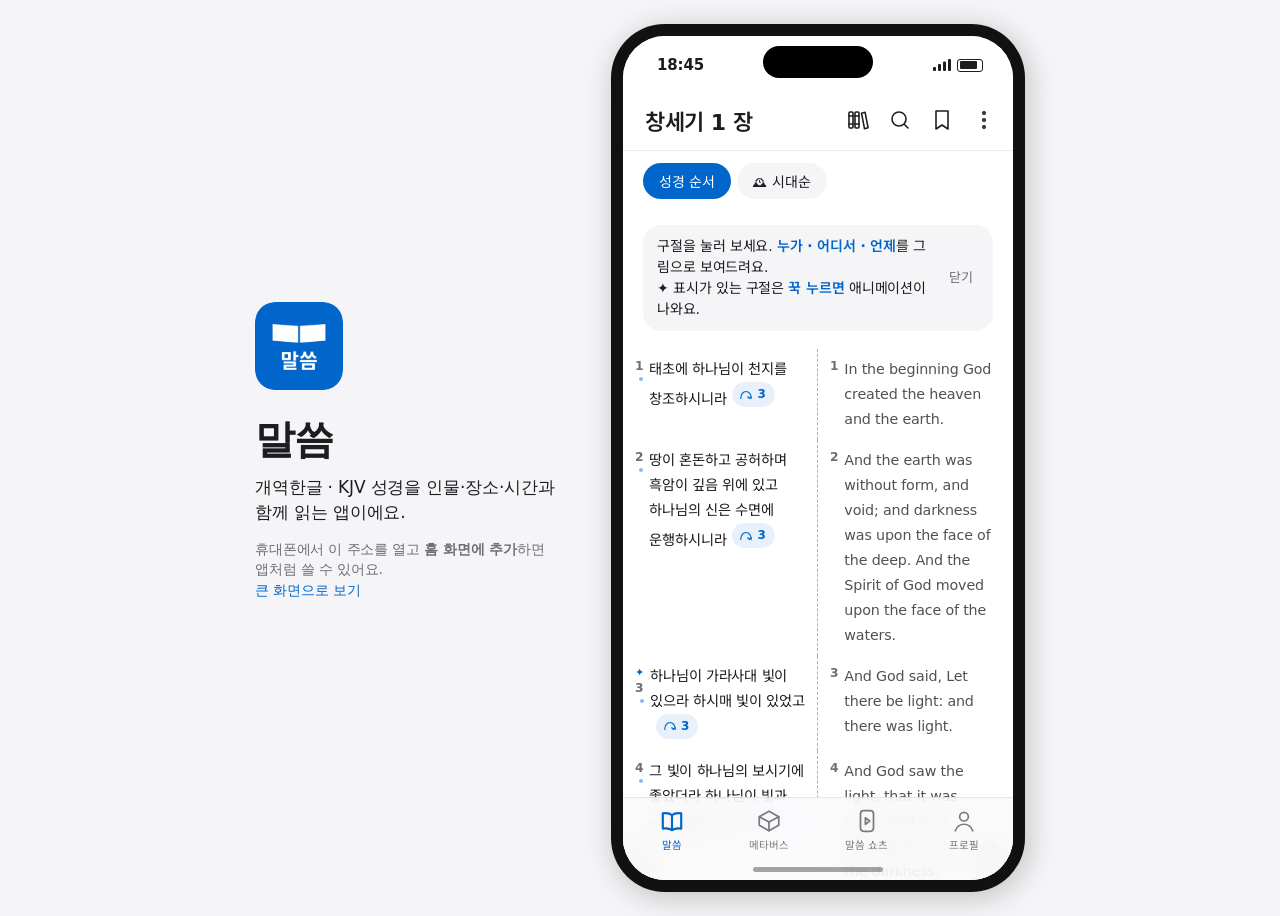
<file: index.html>
<!DOCTYPE html>
<html lang="ko">
<head>
<meta charset="utf-8">
<meta name="viewport" content="width=device-width, initial-scale=1, viewport-fit=cover">
<title>말씀 — 걸어서 성경 속으로</title>
<script>
/* 큰 화면(PC)에서는 휴대폰 틀 안에 앱을 띄운다 */
(function(){var q=location.search,inApp=matchMedia('(display-mode: standalone)').matches||navigator.standalone;
  if(window.top===window.self&&innerWidth>=700&&!inApp&&q.indexOf('noframe')<0) location.replace('frame.html'+location.hash);
  if(q.indexOf('inframe')>=0||inApp) document.documentElement.classList.add('is-app');
  if(q.indexOf('inframe')>=0) document.documentElement.classList.add('inframe');})();
</script>
<meta name="theme-color" content="#ffffff" media="(prefers-color-scheme: light)">
<meta name="theme-color" content="#000000" media="(prefers-color-scheme: dark)">
<meta name="mobile-web-app-capable" content="yes">
<meta name="apple-mobile-web-app-capable" content="yes">
<meta name="apple-mobile-web-app-status-bar-style" content="default">
<meta name="apple-mobile-web-app-title" content="말씀">
<meta name="format-detection" content="telephone=no">
<link rel="manifest" href="manifest.webmanifest">
<link rel="icon" href="icons/favicon-32.png">
<link rel="apple-touch-icon" href="icons/apple-touch-icon.png">
<link rel="preconnect" href="https://fonts.googleapis.com">
<link rel="preconnect" href="https://fonts.gstatic.com" crossorigin>
<link href="https://fonts.googleapis.com/css2?family=Noto+Sans+KR:wght@400;500;700&family=Noto+Serif+KR:wght@400;600&family=EB+Garamond:ital@0;1&display=swap" rel="stylesheet">
<script src="lib/anim.js" defer></script>
<link rel="stylesheet" href="css/base.css">
<link rel="stylesheet" href="css/app.css">
<link rel="stylesheet" href="css/design.css">
</head>
<body>
<div class="app">
  <header class="topbar">
    <button class="where" id="whereBtn" aria-label="책과 장 선택"><span id="whereKo">창세기 1 장</span><small id="whereEn" hidden></small></button>
    <div class="tb-icons">
      <div class="ver-wrap">
        <span class="ver-chip" id="verChip">개역한글 | KJV (대조)</span>
        <button class="icon" id="verBtn" aria-label="번역본 보기 방식"><svg viewBox="0 0 24 24"><rect x="3" y="4" width="4" height="16" rx="1"/><rect x="9" y="4" width="4" height="16" rx="1"/><path d="m15.5 5.2 3.6-.9 3 15.5-3.6.9z"/><path d="M3 8h4M9 8h4M3 16h4M9 16h4"/></svg></button>
        <div class="ver-menu" id="modeSeg">
          <button data-m="both">개역한글 | KJV (대조)</button><button data-m="ko">개역한글</button><button data-m="en">KJV</button>
        </div>
      </div>
      <button class="icon" id="searchBtn" aria-label="검색"><svg viewBox="0 0 24 24"><circle cx="11" cy="11" r="7"/><path d="m20 20-3.5-3.5"/></svg></button>
      <button class="icon" id="bmBtn" aria-label="저장한 구절"><svg viewBox="0 0 24 24"><path d="M6 3h12v18l-6-4-6 4z"/></svg></button>
      <button class="icon" id="setBtn" aria-label="설정"><svg viewBox="0 0 24 24"><circle cx="12" cy="5" r="1.3"/><circle cx="12" cy="12" r="1.3"/><circle cx="12" cy="19" r="1.3"/></svg></button>
    </div>
  </header>
  <div class="readmode" id="readMode"><button data-r="canon" class="on">성경 순서</button><button data-r="chrono">🕰 시대순</button></div>
  <main id="reader"><div class="loading">불러오는 중…</div></main>

  <section class="tabview" id="metaView" hidden>
    <div class="soon"><div class="ic"><svg viewBox="0 0 24 24"><path d="M12 3 3 8l9 5 9-5-9-5z"/><path d="M3 8v8l9 5 9-5V8"/><path d="M12 13v8"/></svg></div>
      <h3>성경의 현장 속으로</h3><p>지도에서 장소를 고르면 그 장면 안으로<br>걸어 들어가요.</p><span class="tag">준비 중</span></div>
    <ul class="plan">
      <li><span class="e">🌊</span><div><b>요나의 배</b>폭풍 치는 갑판 위에서 요나 1장을 들어요</div></li>
      <li><span class="e">🪨</span><div><b>엘라 골짜기</b>건너편 골리앗을 올려다봐요 · 사무엘상 17장</div></li>
      <li><span class="e">🗺</span><div><b>여정 지도</b>지금 이야기 속 내 위치에서 다음 장소로</div></li>
    </ul>
  </section>
  <section class="tabview" id="shortsView" hidden>
    <div class="soon"><div class="ic"><svg viewBox="0 0 24 24"><rect x="6" y="2.5" width="12" height="19" rx="3"/><path d="m10.5 9 4 3-4 3z"/></svg></div>
      <h3>목사님 말씀 쇼츠</h3><p>설교의 핵심만 짧은 세로 영상으로.<br>보다가 누르면 그 성경 구절로 바로 가요.</p><span class="tag">준비 중</span></div>
  </section>
  <section class="tabview" id="profileView" hidden></section>
  <section id="groupView" hidden>
    <div id="chatList">
      <div class="kt-head"><div class="kt-title">채팅 <span>▾</span></div>
        <button class="kt-ic" id="ktSearch" aria-label="검색"><svg viewBox="0 0 24 24"><circle cx="11" cy="11" r="7"/><path d="m20 20-3.5-3.5"/></svg></button>
        <button class="kt-ic" id="ktNew" aria-label="새 채팅"><svg viewBox="0 0 24 24"><path d="M12 4C7 4 3 7.1 3 11c0 2.3 1.4 4.3 3.6 5.6L6 20l3.9-2.2c.7.1 1.4.2 2.1.2 5 0 9-3.1 9-7"/><path d="M19 2v6M16 5h6"/></svg></button>
      </div>
      <div class="kt-new" id="ktNewMenu">
        <div class="kt-new-row"><button data-k="group"><svg viewBox="0 0 24 24"><path d="M8 11a3.5 3.5 0 1 0 0-7 3.5 3.5 0 0 0 0 7zM2 20c0-3.3 2.7-6 6-6s6 2.7 6 6M16 4.5a3.5 3.5 0 0 1 0 6.5M18 14c2.4.8 4 3.1 4 6"/></svg>그룹 채팅</button>
          <button data-k="one"><svg viewBox="0 0 24 24"><path d="M12 4C7 4 3 7.1 3 11c0 2.3 1.4 4.3 3.6 5.6L6 20l3.9-2.2c.7.1 1.4.2 2.1.2 5 0 9-3.1 9-7s-4-7-9-7z"/></svg>1:1 채팅</button></div>
        <div class="kt-new-sub"><b>이메일·휴대폰 번호로 초대</b><p>친구 목록에 없어도 이메일이나 번호로 바로 모임을 만들 수 있어요.</p></div>
      </div>
      <div class="kt-chips"><button class="on" data-f="all">전체</button><button data-f="unread">안읽음 <i id="unreadN"></i></button></div>
      <div id="roomList"></div>
    </div>
    <div id="chatRoom" hidden>
      <div class="kr-head"><button class="kt-ic" id="krBack" aria-label="뒤로"><svg viewBox="0 0 24 24"><path d="M15 5l-7 7 7 7"/></svg></button>
        <div class="kr-title"><b id="krName"></b><span id="krCount"></span></div>
        <button class="kt-ic" id="krMembers" aria-label="멤버"><svg viewBox="0 0 24 24"><path d="M4 6h16M4 12h16M4 18h16"/></svg></button></div>
      <div class="kr-msgs" id="krMsgs"></div>
      <form class="kr-input" id="krForm"><button type="button" class="kt-ic" id="krPlus" aria-label="말씀 공유"><svg viewBox="0 0 24 24"><path d="M12 5v14M5 12h14"/></svg></button>
        <input id="krText" placeholder="메시지 입력" autocomplete="off"><button class="kr-send" id="krSend">전송</button></form>
    </div>
  </section>
</div>
<nav class="tabbar" id="tabbar">
  <button data-tab="bible" class="on"><svg viewBox="0 0 24 24"><path d="M12 6.5C10 5 7 4.5 3.5 5v14c3.5-.5 6.5 0 8.5 1.5 2-1.5 5-2 8.5-1.5V5C17 4.5 14 5 12 6.5z"/><path d="M12 6.5V20"/></svg><span>말씀</span></button>
  <button data-tab="meta"><svg viewBox="0 0 24 24"><path d="M12 3 3 8l9 5 9-5-9-5z"/><path d="M3 8v8l9 5 9-5V8"/><path d="M12 13v8"/></svg><span>메타버스</span></button>
  <button data-tab="shorts"><svg viewBox="0 0 24 24"><rect x="6" y="2.5" width="12" height="19" rx="3"/><path d="m10.5 9 4 3-4 3z"/></svg><span>말씀 쇼츠</span></button>
  <button data-tab="profile"><svg viewBox="0 0 24 24"><circle cx="12" cy="8" r="4"/><path d="M4 21c1.5-4 4.5-6 8-6s6.5 2 8 6"/></svg><span>프로필</span></button>
</nav>

<div class="toast" id="toast"></div>
<div class="press" id="press"></div>
<div id="anim" aria-label="구절 애니메이션"><div id="animStage" style="position:absolute;inset:0"></div>
  <button class="an-close" id="animClose" aria-label="닫기">✕</button>
  <button class="an-sound" id="animSound" aria-label="소리 켜기"></button>
  <div class="an-ui"><button id="animAgain">다시 보기</button><button id="animDone">닫기</button></div></div>
<div class="scrim" id="scrim"></div>

<section class="sheet" id="navSheet" aria-label="책과 장 선택">
  <div class="sh-head"><h2 id="navTitle">성경 목록</h2><button class="icon" data-close>✕</button></div>
  <div class="sh-body" id="navBody"></div>
</section>
<section class="sheet" id="vizSheet" aria-label="구절 그림 보기">
  <div class="sh-head"><h2 class="vz-ref" id="vzRef"></h2><button class="icon" data-close>✕</button></div>
  <div class="sh-body">
    <div class="vz-text" id="vzText"></div>
    <div class="vz-tabs" id="vzTabs"><button data-t="people">인물</button><button data-t="place">장소</button><button data-t="time">시간</button></div>
    <div id="vzBody"></div>
    <button class="vz-play" id="aPlay" hidden>▶ 이 장면 영상으로 보기</button>
    <div class="vz-actions"><button id="aCopy">복사</button><button id="aMark">형광펜</button><button id="aSave">저장</button></div>
  </div>
</section>
<section class="sheet" id="searchSheet" aria-label="검색">
  <div class="sh-head"><h2>검색</h2><button class="icon" data-close>✕</button></div>
  <div class="sh-body">
    <form class="search-box" id="searchForm"><input id="q" type="search" placeholder="생각나는 대로 물어보세요 · 예: 하나님이 세상 만든 이야기" autocomplete="off"><button>찾기</button></form>
    <div class="s-modes" id="sModes"><button class="on" data-m="keyword">키워드</button><button data-m="hybrid">비슷한 말</button></div>
    <div class="hint" id="searchHint">단어가 정확하지 않아도 괜찮아요. ‘요나 기적’, ‘걱정될 때 읽을 말씀’, ‘요 3:16’처럼 편하게 입력하세요.</div>
    <div class="progress" id="prog" hidden><i></i></div>
    <div id="results"></div>
  </div>
</section>
<section class="sheet" id="bmSheet" aria-label="저장한 구절">
  <div class="sh-head"><h2>저장한 구절</h2><button class="icon" data-close>✕</button></div>
  <div class="sh-body" id="bmBody"></div>
</section>
<div class="more-menu" id="moreMenu">
  <button id="mSettings"><svg viewBox="0 0 24 24"><circle cx="12" cy="12" r="3"/><path d="M12 2v3M12 19v3M2 12h3M19 12h3M4.9 4.9l2.1 2.1M17 17l2.1 2.1M4.9 19.1 7 17M17 7l2.1-2.1"/></svg><span><b>설정</b><small>글자 크기, 출처</small></span></button>
</div>
<section class="sheet" id="chronoSheet" aria-label="시대순으로 읽기">
  <div class="sh-head"><h2>시대순으로 읽기</h2><button class="icon" data-close>✕</button></div>
  <div class="sh-body" id="chronoBody"></div>
</section>
<section class="sheet" id="xrSheet" aria-label="연결된 구절">
  <div class="sh-head"><h2 id="xrTitle">연결된 구절</h2><button class="icon" data-close>✕</button></div>
  <div class="sh-body" id="xrBody"></div>
</section>
<button class="backchip" id="backChip"></button>
<section class="sheet" id="whySheet" aria-label="왜 연결될까요">
  <div class="sh-head"><h2>왜 연결될까요?</h2><button class="icon" data-close>✕</button></div>
  <div class="sh-body" id="whyBody"></div>
</section>
<section class="sheet" id="inviteSheet" aria-label="그룹 채팅 만들기">
  <div class="sh-head"><h2 id="invTitle">그룹 채팅 만들기</h2><button class="icon" data-close>✕</button></div>
  <div class="sh-body">
    <form class="inv-add" id="invForm"><input id="invInput" placeholder="이메일 또는 휴대폰 번호" autocomplete="off" inputmode="email"><button>추가</button></form>
    <div class="inv-hint" id="invHint">예: friend@example.com · 010-1234-5678</div>
    <div id="invList"></div>
    <label class="inv-name">모임 이름 (선택)<input id="invName" placeholder="예: 화요 말씀 묵상"></label>
    <button class="inv-go" id="invGo" disabled>사람을 추가해 주세요</button>
    <p class="inv-note">프로토타입이라 실제 초대 문자·메일은 보내지지 않고, 이 기기에만 저장돼요.</p>
  </div>
</section>
<section class="sheet" id="setSheet" aria-label="설정">
  <div class="sh-head"><h2>설정</h2><button class="icon" data-close>✕</button></div>
  <div class="sh-body">
    <div class="fs-box"><div class="row" style="margin-bottom:8px"><span>글자 크기</span><span id="fsVal" style="color:var(--muted)">18</span></div>
      <div class="fs-row"><span class="a" style="font-size:13px">가</span><input type="range" id="fsRange" min="14" max="28" step="1"><span class="a" style="font-size:22px">가</span></div>
      <div class="fs-presets" id="fsPresets"><button data-v="15">작게</button><button data-v="17">보통</button><button data-v="20">크게</button><button data-v="24">아주 크게</button></div>
      <div class="fs-preview"><small>미리 보기</small>태초에 하나님이 천지를 창조하시니라</div></div>
    <div class="row" style="margin-top:14px"><span>내 기록 백업</span><span style="display:flex;gap:6px"><button class="bk-btn" id="udExport">파일로 저장</button><label class="bk-btn">불러오기<input type="file" id="udImport" accept=".json,application/json" hidden></label></span></div>
    <p class="credit" style="margin-top:4px">하이라이트·저장한 구절·메모는 이 기기에 저장돼요. 백업 파일로 다른 기기에 옮길 수 있어요.</p>
    <p class="credit">본문: 성경전서 개역한글판(1961, 대한성서공회 — 저작권 만료) · King James Version(퍼블릭 도메인).<br>
    텍스트 데이터 출처: github.com/sungcheolkim78/py_kbible, github.com/aruljohn/Bible-kjv.<br>
    형광펜과 저장한 구절은 이 기기의 브라우저에만 보관돼요.</p>
  </div>
</section>

<script src="js/userdata.js"></script>
<script src="js/core.js"></script>
<script src="js/reader.js"></script>
<script src="js/chrono.js"></script>
<script src="js/connect.js"></script>
<script src="js/video.js"></script>
<script src="js/viz.js"></script>
<script src="js/map.js"></script>
<script src="js/sheets.js"></script>
<script src="js/group.js"></script>
<script src="js/app.js"></script>
<div class="install" id="install"><img src="icons/icon-192.png" alt=""><div class="t"><b>말씀을 앱으로 설치하기</b><br><span id="installHow">홈 화면에 추가하면 앱처럼 열려요</span></div><button class="go" id="installGo">설치</button><button class="x" id="installX" aria-label="닫기">✕</button></div>
<script src="js/install.js"></script>
</body>
</html>
</file>
<file: css/base.css>
/* 말씀 — 기본 화면 · 기능별 스타일 */
:root{
  --bg:#f7f3ec; --paper:#fffdf8; --ink:#2a2420; --muted:#8a7f74; --line:#e7dfd2;
  --accent:#8c3b2e; --accent-soft:#f3e3dc; --hl:#fbe9a6; --chip:#efe8dc;
  --fs:17px;
  --serif:"Noto Serif KR",serif; --sans:"Noto Sans KR",system-ui,sans-serif; --en:"EB Garamond","Noto Serif KR",serif;
}
@media (prefers-color-scheme:dark){
  :root{--bg:#181512; --paper:#201c18; --ink:#ece4d8; --muted:#9a8f82; --line:#342e28;
    --accent:#e08a74; --accent-soft:#3a2721; --hl:#5a4a1c; --chip:#2c2620;}
}
*{box-sizing:border-box;-webkit-tap-highlight-color:transparent}
html,body{margin:0;background:var(--bg);color:var(--ink);font-family:var(--sans)}
button{font:inherit;color:inherit;background:none;border:0;cursor:pointer}
.app{max-width:760px;margin:0 auto;min-height:100vh;display:flex;flex-direction:column}

/* top bar */
header{position:sticky;top:0;z-index:20;background:color-mix(in srgb,var(--bg) 92%,transparent);
  backdrop-filter:blur(10px);-webkit-backdrop-filter:blur(10px);border-bottom:1px solid var(--line);
  padding:calc(env(safe-area-inset-top) + 10px) 16px 10px}
.bar{display:flex;align-items:center;gap:8px}
.where{flex:1;display:flex;align-items:center;gap:6px;font-weight:700;font-size:18px;padding:6px 10px;border-radius:10px;text-align:left}
.where:hover{background:var(--chip)}
.where small{font-weight:400;color:var(--muted);font-size:13px;font-family:var(--en);font-style:italic}
.where .caret{color:var(--muted);font-size:12px}
.icon{width:38px;height:38px;border-radius:10px;display:grid;place-items:center;font-size:17px}
.icon:hover{background:var(--chip)}
.icon svg{width:20px;height:20px;stroke:currentColor;fill:none;stroke-width:1.8;stroke-linecap:round;stroke-linejoin:round}
.seg{display:flex;background:var(--chip);border-radius:10px;padding:3px;margin-top:10px}
.seg button{flex:1;padding:7px 0;border-radius:8px;font-size:14px;color:var(--muted)}
.seg button.on{background:var(--paper);color:var(--ink);font-weight:500;box-shadow:0 1px 3px rgba(0,0,0,.08)}

/* reader */
main{flex:1;padding:22px 20px 120px}
.chap-title{font-family:var(--serif);font-weight:600;font-size:28px;margin:6px 0 2px}
.chap-sub{color:var(--muted);font-family:var(--en);font-style:italic;margin-bottom:22px}
.verse{display:flex;gap:12px;padding:9px 10px;margin:0 -10px;border-radius:10px;cursor:pointer;transition:background .15s}
.verse:hover{background:color-mix(in srgb,var(--chip) 55%,transparent)}
.verse.sel{background:var(--accent-soft)}
.verse.mark .txt{background:linear-gradient(transparent 55%,var(--hl) 55%)}
.vn{flex:0 0 auto;min-width:22px;text-align:right;color:var(--accent);font-size:12px;font-weight:700;padding-top:calc(var(--fs)*.35)}
.vt{flex:1;min-width:0}
.ko{font-family:var(--serif);font-size:var(--fs);line-height:1.85;word-break:keep-all}
.en{font-family:var(--en);font-size:calc(var(--fs)*1.02);line-height:1.6;color:var(--ink)}
.mode-both .en{color:var(--muted);margin-top:4px;font-size:calc(var(--fs)*.92)}
.mode-ko .en,.mode-en .ko{display:none}
.verse.flash{animation:flash 1.6s ease}
@keyframes flash{0%,40%{background:var(--hl)}100%{background:transparent}}

.pager{display:flex;gap:10px;margin-top:36px}
.pager button{flex:1;padding:14px;border:1px solid var(--line);border-radius:12px;background:var(--paper);font-size:14px;color:var(--muted)}
.pager button:hover:not(:disabled){color:var(--ink);border-color:var(--muted)}
.pager button:disabled{opacity:.35;cursor:default}
.pager b{display:block;color:var(--ink);font-size:15px;margin-top:2px}

/* action bar for selected verses */
.actions{position:fixed;left:50%;bottom:calc(env(safe-area-inset-bottom) + 18px);transform:translate(-50%,140%);
  background:var(--ink);color:var(--bg);border-radius:14px;padding:6px;display:flex;gap:2px;z-index:30;
  transition:transform .25s ease;box-shadow:0 8px 30px rgba(0,0,0,.25)}
.actions.show{transform:translate(-50%,0)}
.actions button{padding:9px 14px;border-radius:10px;font-size:14px;white-space:nowrap}
.actions button:hover{background:rgba(127,127,127,.25)}
.actions .count{padding:9px 10px 9px 12px;font-size:13px;opacity:.7;white-space:nowrap}
.toast{position:fixed;left:50%;top:calc(env(safe-area-inset-top) + 76px);transform:translateX(-50%);background:var(--ink);color:var(--bg);
  padding:9px 16px;border-radius:999px;font-size:14px;opacity:0;pointer-events:none;transition:opacity .2s;z-index:60}
.toast.show{opacity:1}

/* sheets */
.scrim{position:fixed;inset:0;background:rgba(20,15,10,.35);z-index:40;opacity:0;pointer-events:none;transition:opacity .2s}
.scrim.show{opacity:1;pointer-events:auto}
.sheet{position:fixed;left:0;right:0;bottom:0;margin:0 auto;max-width:760px;max-height:86vh;background:var(--paper);
  border-radius:20px 20px 0 0;z-index:50;transform:translateY(105%);transition:transform .28s cubic-bezier(.2,.8,.2,1);
  display:flex;flex-direction:column;padding-bottom:env(safe-area-inset-bottom)}
.sheet.show{transform:none}
.sh-head{display:flex;align-items:center;gap:8px;padding:14px 16px 10px;border-bottom:1px solid var(--line)}
.sh-head h2{flex:1;margin:0;font-size:17px}
.sh-body{overflow:auto;padding:14px 16px 24px}
.tabs{display:flex;gap:6px;margin-bottom:14px}
.tabs button{padding:7px 14px;border-radius:999px;background:var(--chip);font-size:14px;color:var(--muted)}
.tabs button.on{background:var(--ink);color:var(--paper)}
.grid-books{display:grid;grid-template-columns:repeat(auto-fill,minmax(104px,1fr));gap:6px}
.grid-books button{padding:11px 8px;border-radius:10px;background:var(--chip);font-size:14px;text-align:center}
.grid-books button.cur{background:var(--accent);color:#fff}
.grid-books button:hover:not(.cur){outline:1px solid var(--muted)}
.grid-ch{display:grid;grid-template-columns:repeat(auto-fill,minmax(48px,1fr));gap:6px}
.grid-ch button{aspect-ratio:1;border-radius:10px;background:var(--chip);font-size:15px}
.grid-ch button.cur{background:var(--accent);color:#fff}
.backlink{font-size:14px;color:var(--accent);margin-bottom:12px;display:inline-block}

.search-box{display:flex;gap:8px}
.search-box input{flex:1;padding:12px 14px;border-radius:12px;border:1px solid var(--line);background:var(--bg);color:var(--ink);font:inherit;font-size:16px}
.search-box input:focus{outline:2px solid var(--accent);outline-offset:-1px}
.search-box button{padding:0 16px;border-radius:12px;background:var(--accent);color:#fff;font-weight:500}
.hint{color:var(--muted);font-size:13px;margin:10px 2px}
.result{padding:12px 4px;border-bottom:1px solid var(--line);cursor:pointer}
.result:hover{background:color-mix(in srgb,var(--chip) 50%,transparent)}
.result .ref{font-size:13px;color:var(--accent);font-weight:700;margin-bottom:3px}
.result .t{font-family:var(--serif);font-size:15px;line-height:1.7}
.result mark{background:var(--hl);color:inherit;border-radius:2px}
.progress{height:3px;background:var(--line);border-radius:3px;overflow:hidden;margin-top:10px}
.progress i{display:block;height:100%;background:var(--accent);width:0;transition:width .15s}

.row{display:flex;align-items:center;justify-content:space-between;padding:14px 0;border-bottom:1px solid var(--line)}
.stepper{display:flex;align-items:center;gap:6px}
.stepper button{width:36px;height:36px;border-radius:10px;background:var(--chip);font-size:18px}
.stepper span{min-width:44px;text-align:center;font-variant-numeric:tabular-nums}
.empty{color:var(--muted);text-align:center;padding:30px 0;font-size:14px}
.bm{display:flex;align-items:flex-start;gap:8px}
.bm .result{flex:1}
.bm .del{color:var(--muted);padding:12px 8px;font-size:13px}
.credit{color:var(--muted);font-size:12px;line-height:1.7;margin-top:18px}
.loading{color:var(--muted);padding:40px 0;text-align:center}



/* ===== 대조(parallel) layout, blue top bar, bottom tabs ===== */
:root{--brand:#4f67a8;--brand2:#5c76b8;--kjv:#23398a}
@media (prefers-color-scheme:dark){:root{--brand:#2d3d68;--brand2:#34477a;--kjv:#9fb4f0}}
.app{max-width:1040px}
header.topbar{position:sticky;top:0;z-index:20;display:flex;align-items:flex-end;gap:8px;
  background:linear-gradient(180deg,var(--brand2),var(--brand));border:0;backdrop-filter:none;-webkit-backdrop-filter:none;
  padding:calc(env(safe-area-inset-top) + 14px) 12px 12px 18px;color:#fff;box-shadow:0 1px 0 rgba(0,0,0,.08)}
header.topbar .where{flex:1;min-width:0;white-space:nowrap;overflow:hidden;text-overflow:ellipsis;font-size:26px;font-weight:700;color:#fff;padding:4px 4px;letter-spacing:-.01em}
header.topbar .where:hover{background:rgba(255,255,255,.12)}
.tb-icons{display:flex;align-items:flex-end;gap:4px}
header.topbar .icon{width:44px;height:44px;color:#fff}
header.topbar .icon:hover{background:rgba(255,255,255,.14)}
header.topbar .icon svg{width:24px;height:24px;stroke-width:1.6}
.ver-wrap{position:relative;display:flex;flex-direction:column;align-items:center}
.ver-chip{position:relative;margin-bottom:5px;white-space:nowrap;background:rgba(30,40,70,.75);color:#fff;font-size:12px;padding:3px 9px;border-radius:5px;pointer-events:none}
.ver-chip::after{content:"";position:absolute;left:50%;top:100%;margin-left:-5px;border:5px solid transparent;border-top-color:rgba(30,40,70,.75)}
.ver-menu{position:absolute;top:calc(100% + 6px);right:-40px;background:var(--paper);color:var(--ink);border-radius:12px;box-shadow:0 10px 30px rgba(0,0,0,.18);
  padding:6px;display:none;flex-direction:column;min-width:190px;z-index:30}
.ver-menu.open{display:flex}
.ver-menu button{text-align:left;padding:10px 12px;border-radius:8px;font-size:14px}
.ver-menu button:hover{background:var(--chip)}
.ver-menu button.on{color:var(--brand);font-weight:700}
.ver-menu button.on::after{content:" ✓"}

main{padding:22px 0 140px}
#reader .tip{margin:0 20px 18px}
#reader .pager{margin:36px 20px 0}
.verse{display:grid;grid-template-columns:1fr;gap:0;padding:0;margin:0;border-radius:0}
.mode-both .verse{grid-template-columns:1fr 1fr}
.col{display:flex;gap:10px;padding:9px 20px}
.mode-both .ko-col{border-right:1px dashed color-mix(in srgb,var(--muted) 55%,transparent)}
.mode-ko .en-col,.mode-en .ko-col{display:none}
.vn{color:var(--ink);font-size:calc(var(--fs)*.72);font-weight:600;min-width:auto;padding-top:calc(var(--fs)*.12);text-align:left}
.ko,.en{font-family:var(--sans);font-size:var(--fs);line-height:1.75;word-break:keep-all;flex:1;min-width:0}
.en{color:var(--kjv)}
.mode-both .en{color:var(--kjv);margin:0;font-size:var(--fs)}
.mode-en .en{color:var(--ink)}
.verse.has-viz .vn::after{margin:4px auto 0}
.mode-both .verse .en-col .vn::after,.mode-both .verse .en-col .vn::before{display:none}
.verse.mark .txt{background:linear-gradient(transparent 60%,var(--hl) 60%)}

#groupView{flex:1;padding:40px 24px 140px}
.grp-empty{max-width:420px;margin:40px auto;text-align:center;color:var(--muted)}
.grp-empty svg{width:56px;height:56px;stroke:var(--brand);fill:none;stroke-width:1.4;stroke-linecap:round;stroke-linejoin:round}
.grp-empty h3{color:var(--ink);font-size:20px;margin:14px 0 8px}
.grp-empty p{line-height:1.7;font-size:15px;margin:0}
.grp-empty button{margin:22px 0 14px;background:var(--brand);color:#fff;padding:12px 26px;border-radius:999px;font-weight:500}
.grp-empty .grp-sub{font-size:12px}

.tabbar{position:fixed;left:0;right:0;bottom:0;z-index:25;display:flex;background:var(--paper);border-top:1px solid var(--line);
  padding:6px 0 calc(env(safe-area-inset-bottom) + 6px)}
.tabbar button{flex:1;display:flex;flex-direction:column;align-items:center;gap:3px;font-size:12px;color:var(--muted);padding:4px 0}
.tabbar svg{width:26px;height:26px;stroke:currentColor;fill:none;stroke-width:1.5;stroke-linecap:round;stroke-linejoin:round}
.tabbar button.on{color:var(--brand)}
.tabbar button.on svg{fill:color-mix(in srgb,var(--brand) 18%,transparent)}
.sheet{bottom:0;z-index:50}
.toast{top:calc(env(safe-area-inset-top) + 86px)}
@media (max-width:520px){
  header.topbar .where{font-size:20px}
  header.topbar .icon{width:38px}
  .col{padding:8px 12px;gap:6px}
  .ko,.en,.mode-both .en{font-size:calc(var(--fs)*.84)}
  .ver-chip{display:none}
}


/* ⋮ menu */
.more-menu{position:fixed;top:calc(env(safe-area-inset-top) + 78px);right:max(12px,calc(50vw - 520px + 12px));z-index:45;background:var(--paper);border-radius:14px;
  box-shadow:0 12px 36px rgba(0,0,0,.2);padding:6px;display:none;min-width:250px}
.more-menu.open{display:block}
.more-menu button{display:flex;gap:12px;align-items:center;width:100%;text-align:left;padding:11px 12px;border-radius:10px}
.more-menu button:hover{background:var(--chip)}
.more-menu svg{width:22px;height:22px;stroke:var(--brand);fill:none;stroke-width:1.8;stroke-linecap:round;stroke-linejoin:round;flex:0 0 auto}
.more-menu b{display:block;font-size:15px}
.more-menu small{display:block;font-size:12px;color:var(--muted);margin-top:2px}
/* chronological storyline */
.ch-intro{font-size:14px;color:var(--muted);line-height:1.7;margin:0 0 14px}
.ch-start{display:flex;gap:8px;margin-bottom:18px}
.ch-start button{flex:1;padding:12px;border-radius:12px;font-weight:500;font-size:14px}
.ch-start .pri{background:var(--brand);color:#fff}
.ch-start .sec{background:var(--chip)}
.ch-era{position:relative;padding-left:26px;margin-bottom:6px}
.ch-era::before{content:"";position:absolute;left:8px;top:6px;bottom:-6px;width:2px;background:var(--line)}
.ch-era h3{margin:0 0 8px -26px;font-size:15px;display:flex;align-items:center;gap:10px}
.ch-era h3 i{width:18px;height:18px;border-radius:50%;background:var(--brand);box-shadow:0 0 0 4px color-mix(in srgb,var(--brand) 18%,transparent);flex:0 0 auto}
.ch-seg{display:block;width:100%;text-align:left;padding:11px 14px;border-radius:12px;background:var(--bg);margin-bottom:8px;border:1px solid transparent}
.ch-seg:hover{border-color:var(--line)}
.ch-seg.cur{border-color:var(--brand);background:color-mix(in srgb,var(--brand) 8%,var(--bg))}
.ch-seg .d{font-size:12px;color:var(--brand);font-weight:700}
.ch-seg .t{font-size:15px;font-weight:700;margin:2px 0}
.ch-seg .r{font-size:13px;color:var(--muted);line-height:1.5}
.ch-gap{margin:4px 0 14px;padding:10px 14px;border-radius:12px;border:1px dashed var(--line);font-size:13px;color:var(--muted)}
.chrono-bar{margin:0 20px 16px;padding:12px 14px;border-radius:14px;background:color-mix(in srgb,var(--brand) 9%,var(--paper));border:1px solid color-mix(in srgb,var(--brand) 25%,transparent)}
.chrono-bar .top{display:flex;align-items:center;gap:8px;font-size:13px;color:var(--brand);font-weight:700}
.chrono-bar .top button{margin-left:auto;font-size:12px;color:var(--muted);font-weight:400;padding:4px 8px;border-radius:8px;background:var(--chip)}
.chrono-bar .tt{font-size:16px;font-weight:700;margin:3px 0 8px}
.chrono-bar .prog{height:5px;border-radius:5px;background:var(--line);overflow:hidden}
.chrono-bar .prog i{display:block;height:100%;background:var(--brand)}
.chrono-bar .meta{display:flex;justify-content:space-between;font-size:12px;color:var(--muted);margin-top:6px}


/* connected verses (hyperloop) */
.xr{display:inline-flex;align-items:center;gap:4px;margin-left:6px;padding:2px 8px 2px 6px;border-radius:999px;background:color-mix(in srgb,#e0a92e 14%,transparent);
  color:#b07a10;font-family:var(--sans);font-size:12px;font-weight:700;vertical-align:2px;line-height:1.6;cursor:pointer;border:1px solid color-mix(in srgb,#e0a92e 35%,transparent)}
.xr svg{width:14px;height:14px;stroke:currentColor;fill:none;stroke-width:2;stroke-linecap:round}
.xr:hover{background:color-mix(in srgb,#e0a92e 26%,transparent)}
@media (prefers-color-scheme:dark){.xr{color:#f1c55a}}
.mode-both .en-col .xr{display:none}
.xr-item{display:block;width:100%;text-align:left;padding:14px;border-radius:14px;background:var(--bg);margin-bottom:10px;border:1px solid var(--line)}
.xr-item:hover{border-color:#e0a92e}
.xr-item svg{width:18px;height:18px;stroke:currentColor;fill:none;stroke-width:2;stroke-linecap:round;flex:0 0 auto}
.xr-item .ref{display:flex;align-items:center;gap:8px;font-weight:700;font-size:15px;color:#b07a10}
.xr-item .ref span{margin-left:auto;font-size:13px;color:#fff;background:#d99a1e;padding:4px 10px;border-radius:999px}
.xr-item .t{font-family:var(--sans);font-size:15px;line-height:1.7;margin-top:6px;color:var(--ink)}
.xr-from{font-size:13px;color:var(--muted);margin:0 0 12px;line-height:1.6}
.loop-overlay{position:fixed;inset:0;z-index:90;background:#05040a;opacity:0;animation:loopin .35s forwards}
.loop-overlay.out{animation:loopout .4s forwards}
@keyframes loopin{to{opacity:1}} @keyframes loopout{from{opacity:1}to{opacity:0}}
.loop-overlay canvas{position:absolute;inset:0;width:100%;height:100%}
.loop-hud{position:absolute;inset:0;pointer-events:none;color:#efe9de;font-family:"Noto Sans KR",sans-serif}
.loop-flash{position:absolute;inset:0;background:#fff7dc;opacity:0;pointer-events:none}
.loop-skip{position:absolute;top:calc(env(safe-area-inset-top) + 16px);right:16px;padding:9px 14px;border-radius:999px;background:rgba(255,255,255,.14);color:#efe9de;font-size:13px;z-index:2}
.loop-book{position:absolute;left:0;right:0;bottom:calc(env(safe-area-inset-bottom) + 70px);text-align:center;font-size:14px;letter-spacing:.12em;text-shadow:0 2px 10px #000}
.loop-book b{display:block;font-size:26px;color:#ffd76a;letter-spacing:.06em;margin-top:4px}
.loop-route{position:absolute;left:0;right:0;top:calc(env(safe-area-inset-top) + 74px);display:flex;align-items:center;justify-content:center;gap:12px;font-weight:700;font-size:17px;text-shadow:0 2px 10px #000}
.loop-route i{width:60px;height:2px;background:linear-gradient(90deg,#efe9de,#ffd76a)}
.loop-route .to{color:#ffd76a}
.loop-ends{position:absolute;left:12px;right:12px;bottom:calc(env(safe-area-inset-bottom) + 120px);display:flex;justify-content:space-between;font-size:13px;color:#cfc6b6;text-shadow:0 1px 6px #000}
.loop-cap{position:absolute;left:0;right:0;bottom:calc(env(safe-area-inset-bottom) + 70px);text-align:center;font-size:14px;color:#ffd76a;padding:0 20px;text-shadow:0 1px 8px #000}
.backchip{position:fixed;left:50%;transform:translateX(-50%);bottom:calc(env(safe-area-inset-bottom) + 84px);z-index:30;padding:10px 16px;border-radius:999px;background:var(--ink);color:var(--bg);font-size:14px;box-shadow:0 8px 24px rgba(0,0,0,.25);display:none}
.backchip.show{display:block}


/* ===== 모임 (KakaoTalk-style) ===== */
#groupView{padding:0 0 140px}
.kt-head{display:flex;align-items:center;gap:6px;padding:18px 16px 8px}
.kt-title{flex:1;font-size:22px;font-weight:700}
.kt-title span{font-size:14px}
.kt-ic{width:40px;height:40px;border-radius:10px;display:grid;place-items:center}
.kt-ic:hover{background:var(--chip)}
.kt-ic svg{width:24px;height:24px;stroke:currentColor;fill:none;stroke-width:1.6;stroke-linecap:round;stroke-linejoin:round}
.kt-new{display:none;margin:0 16px 10px;background:var(--paper);border-radius:16px;box-shadow:0 10px 30px rgba(0,0,0,.12);border:1px solid var(--line);padding:14px}
.kt-new.open{display:block}
.kt-new-row{display:flex;gap:8px;padding-bottom:12px;border-bottom:1px solid var(--line)}
.kt-new-row button{flex:1;display:flex;flex-direction:column;align-items:center;gap:6px;padding:10px 0;border-radius:12px;font-size:14px}
.kt-new-row button:hover{background:var(--chip)}
.kt-new-row svg{width:28px;height:28px;stroke:currentColor;fill:none;stroke-width:1.6;stroke-linejoin:round;stroke-linecap:round}
.kt-new-sub{padding-top:12px;font-size:14px}.kt-new-sub p{margin:4px 0 0;color:var(--muted);font-size:13px;line-height:1.5}
.kt-chips{display:flex;gap:8px;padding:6px 16px 10px}
.kt-chips button{padding:8px 16px;border-radius:999px;border:1px solid var(--line);font-size:14px}
.kt-chips button.on{background:var(--ink);color:var(--paper);border-color:var(--ink)}
.kt-chips i{font-style:normal;background:#f05a28;color:#fff;border-radius:999px;padding:1px 7px;font-size:12px;margin-left:4px}
.kt-chips i:empty{display:none}
.room{display:flex;gap:12px;align-items:center;width:100%;text-align:left;padding:10px 16px}
.room:hover{background:var(--chip)}
.av{width:52px;height:52px;border-radius:20px;flex:0 0 auto;display:grid;place-items:center;color:#fff;font-weight:700;font-size:16px;overflow:hidden;position:relative}
.av.grid{display:grid;grid-template-columns:1fr 1fr;gap:2px;background:none}
.av.grid{grid-template-rows:1fr 1fr}
.av.grid span{border-radius:9px;display:grid;place-items:center;font-size:11px;color:#fff;width:100%;height:100%}
.room .mid{flex:1;min-width:0}
.room .nm{font-size:16px;font-weight:700;white-space:nowrap;overflow:hidden;text-overflow:ellipsis}
.room .nm em{font-style:normal;color:var(--muted);font-weight:400;margin-left:6px;font-size:14px}
.room .last{font-size:14px;color:var(--muted);margin-top:3px;white-space:nowrap;overflow:hidden;text-overflow:ellipsis}
.room .side{text-align:right;flex:0 0 auto;font-size:12px;color:var(--muted)}
.room .badge{display:inline-block;margin-top:6px;background:#f05a28;color:#fff;border-radius:999px;min-width:20px;padding:2px 6px;font-size:12px;text-align:center}
.kt-empty{padding:40px 24px;text-align:center;color:var(--muted);font-size:14px;line-height:1.7}
/* chat room */
#chatRoom{position:fixed;inset:0;z-index:35;background:#b2c7d9;display:flex;flex-direction:column;max-width:1040px;margin:0 auto}
@media (prefers-color-scheme:dark){#chatRoom{background:#29323b}}
#chatRoom[hidden]{display:none}
.kr-head{display:flex;align-items:center;gap:6px;padding:calc(env(safe-area-inset-top) + 10px) 10px 10px;background:inherit}
.kr-title{flex:1;font-size:17px}.kr-title span{color:rgba(0,0,0,.45);margin-left:6px;font-size:15px}
.kr-msgs{flex:1;overflow:auto;padding:8px 12px 16px}
.kr-day{text-align:center;margin:10px 0;font-size:12px}.kr-day span{background:rgba(0,0,0,.12);color:#fff;padding:4px 12px;border-radius:999px}
.kr-sys{text-align:center;font-size:12px;color:rgba(0,0,0,.55);margin:10px 24px;line-height:1.5}
.msg{display:flex;gap:8px;margin:6px 0;align-items:flex-start}
.msg .av{width:38px;height:38px;border-radius:15px;font-size:13px}
.msg .who{font-size:13px;color:rgba(0,0,0,.65);margin-bottom:4px}
.msg .row{display:flex;align-items:flex-end;gap:6px}
.msg .b{background:#fff;color:#111;padding:9px 12px;border-radius:4px 16px 16px 16px;font-size:15px;line-height:1.5;max-width:min(70vw,520px);word-break:break-word}
.msg .tm{font-size:11px;color:rgba(0,0,0,.5);white-space:nowrap}
.msg.me{justify-content:flex-end}.msg.me .row{flex-direction:row-reverse}
.msg.me .b{background:#fee500;border-radius:16px 4px 16px 16px}
.msg .b.verse{padding:0;overflow:hidden;min-width:240px}
.msg .b.verse .vh{background:#4f67a8;color:#fff;font-size:13px;font-weight:700;padding:8px 12px}
.msg .b.verse .vt{padding:10px 12px;font-family:"Noto Serif KR",serif}
.kr-input{display:flex;gap:6px;align-items:center;padding:8px 8px calc(env(safe-area-inset-bottom) + 8px);background:#fff}
@media (prefers-color-scheme:dark){.kr-input{background:#1e1e1e}.msg .b:not(.verse .vt){}}
.kr-input input{flex:1;padding:10px 12px;border-radius:20px;border:0;background:#f2f2f2;font:inherit;font-size:15px}
.kr-send{background:#fee500;color:#111;padding:9px 14px;border-radius:18px;font-size:14px;font-weight:700}
/* invite sheet */
.inv-add{display:flex;gap:8px}
.inv-add input,.inv-name input{flex:1;padding:12px 14px;border-radius:12px;border:1px solid var(--line);background:var(--bg);color:var(--ink);font:inherit;font-size:16px}
.inv-add button{padding:0 18px;border-radius:12px;background:var(--ink);color:var(--paper);font-weight:700}
.inv-hint{font-size:12px;color:var(--muted);margin:8px 2px 12px}
.inv-hint.err{color:#d93025}
.inv-p{display:flex;align-items:center;gap:12px;padding:10px 2px;border-bottom:1px solid var(--line)}
.inv-p .av{width:40px;height:40px;border-radius:15px;font-size:14px}
.inv-p .id{flex:1;min-width:0}.inv-p .id b{display:block;font-size:15px}.inv-p .id small{color:var(--muted);font-size:12px}
.inv-p button{color:var(--muted);font-size:13px;padding:6px 8px}
.inv-name{display:flex;flex-direction:column;gap:6px;font-size:13px;color:var(--muted);margin:18px 0 12px}
.inv-go{width:100%;padding:15px;border-radius:14px;background:#fee500;color:#111;font-weight:700;font-size:16px}
.inv-go:disabled{background:var(--chip);color:var(--muted)}
.inv-note{font-size:12px;color:var(--muted);text-align:center;margin-top:10px}


/* search: top sheet + RAG-style results */
#searchSheet{top:0;bottom:auto;border-radius:0 0 20px 20px;transform:translateY(-105%);max-height:88vh;padding-top:env(safe-area-inset-top)}
#searchSheet.show{transform:none}
.s-modes{display:flex;gap:6px;margin-top:10px}
.s-modes button{padding:6px 12px;border-radius:999px;background:var(--chip);font-size:13px;color:var(--muted)}
.s-modes button.on{background:var(--ink);color:var(--paper)}
.s-sec{font-size:13px;font-weight:700;color:var(--muted);margin:18px 0 8px;letter-spacing:.02em}
.s-q{background:var(--bg);border-radius:12px;padding:10px 12px;font-size:13px;line-height:1.9}
.s-q .tg{display:inline-block;padding:1px 9px;border-radius:999px;background:color-mix(in srgb,var(--brand) 14%,transparent);color:var(--brand);font-weight:700;margin:0 3px 0 0}
.s-q .tg.x{background:var(--chip);color:var(--muted);font-weight:400}
.s-story{display:block;width:100%;text-align:left;padding:14px;border-radius:14px;background:color-mix(in srgb,#e0a92e 9%,var(--bg));border:1px solid color-mix(in srgb,#e0a92e 30%,transparent);margin-bottom:8px}
.s-story .h{display:flex;align-items:baseline;gap:8px}
.s-story .h b{font-size:16px}
.s-story .h span{margin-left:auto;font-size:12px;color:#b07a10;font-weight:700;white-space:nowrap}
.s-story .t{font-family:var(--serif);font-size:15px;line-height:1.7;margin:6px 0}
.s-story .w{font-size:12px;color:var(--muted)}
.result .how{font-size:11px;font-weight:400;color:var(--muted);margin-left:6px}


.loop-note{position:absolute;left:16px;right:16px;bottom:calc(env(safe-area-inset-bottom) + 150px);margin:0 auto;max-width:560px;padding:14px 16px;border-radius:14px;
  background:rgba(10,8,18,.72);border:1px solid rgba(255,215,106,.35);color:#efe9de;font-size:15px;line-height:1.65;text-align:left;backdrop-filter:blur(6px)}
.loop-note small{display:block;color:#ffd76a;font-size:12px;font-weight:700;margin-bottom:4px;letter-spacing:.04em}
.why-kind{display:inline-block;padding:4px 10px;border-radius:999px;background:color-mix(in srgb,#e0a92e 18%,transparent);color:#b07a10;font-size:13px;font-weight:700;margin-bottom:12px}
.why-pair{display:grid;gap:8px}
.why-v{padding:12px 14px;border-radius:12px;background:var(--bg);border:1px solid var(--line)}
.why-v .r{font-size:13px;font-weight:700;color:var(--brand);margin-bottom:4px}
.why-v .t{font-family:var(--serif);font-size:15px;line-height:1.7}
.why-v mark{background:var(--hl);color:inherit}
.why-arrow{text-align:center;color:#d99a1e;font-size:18px;line-height:1}
.why-note{margin-top:14px;padding:14px;border-radius:12px;background:color-mix(in srgb,#e0a92e 9%,var(--paper));border:1px solid color-mix(in srgb,#e0a92e 30%,transparent);font-size:15px;line-height:1.75}
.why-note b{display:block;font-size:12px;color:#b07a10;margin-bottom:4px}
.why-words{margin-top:12px;font-size:13px;color:var(--muted)}
.why-words span{display:inline-block;padding:2px 9px;border-radius:999px;background:var(--chip);color:var(--ink);margin:2px 3px 0 0}
.why-src{font-size:12px;color:var(--muted);margin-top:14px;line-height:1.6}

/* long-press + animation */
.verse{-webkit-touch-callout:none;-webkit-user-select:none;user-select:none}
.verse.has-anim .vn::before{content:"✦";display:block;font-size:11px;color:var(--accent);margin-bottom:2px;animation:twinkle 2.4s ease-in-out infinite}
@keyframes twinkle{50%{opacity:.35}}
.press{position:fixed;width:64px;height:64px;margin:-32px 0 0 -32px;border-radius:50%;pointer-events:none;z-index:70;
  background:conic-gradient(var(--accent) calc(var(--p)*1turn), transparent 0);opacity:.0;transition:opacity .12s;
  -webkit-mask:radial-gradient(circle,transparent 25px,#000 26px);mask:radial-gradient(circle,transparent 25px,#000 26px)}
.press.on{opacity:.85}
#anim{position:fixed;inset:0;z-index:80;background:#000;opacity:0;pointer-events:none;transition:opacity .35s;overflow:hidden}
#anim.show{opacity:1;pointer-events:auto}
#anim canvas{position:absolute;inset:0;width:100%;height:100%}
.an-text{position:absolute;inset:0;pointer-events:none;color:#f2ede4;text-align:center;font-family:var(--serif)}
.an-text>div{position:absolute;left:0;right:0;opacity:0;transform:translateY(8px);transition:opacity 1s ease,transform 1.2s ease,color 1.5s ease,text-shadow 1.5s ease}
.an-text>div.on{opacity:1;transform:none}
.an-pre{top:30%;font-size:15px;line-height:1.9;color:#8d97a8}
.an-say{top:13%;font-size:18px;letter-spacing:.04em}
.an-cmd{top:18%;font-size:clamp(34px,10vw,56px);font-weight:600;letter-spacing:.06em;transform:scale(.92)!important;transition:opacity 1.6s ease,transform 3s ease,color 1.5s,text-shadow 1.5s!important}
.an-cmd.on{transform:scale(1)!important;text-shadow:0 0 18px rgba(255,255,255,.35)}
.an-cmd.lit{color:#5a3416;text-shadow:0 0 30px rgba(255,255,255,.9)}
.an-then{top:73%;font-size:20px}
.an-then b{font-weight:600}
.an-ref{top:80%;font-size:13px;font-family:var(--sans);letter-spacing:.12em;opacity:0}
#anim.lit .an-say,#anim.lit .an-then{color:#3b2a1c}
#anim.lit .an-ref.on{color:#7b5a3a;opacity:.85}
.an-ui{position:absolute;left:0;right:0;bottom:calc(env(safe-area-inset-bottom) + 26px);display:flex;justify-content:center;gap:10px;opacity:0;transition:opacity .6s;pointer-events:none}
#anim.done .an-ui{opacity:1;pointer-events:auto}
.an-ui button{padding:11px 20px;border-radius:999px;background:rgba(255,255,255,.75);color:#3b2a1c;font-size:14px;backdrop-filter:blur(6px);-webkit-backdrop-filter:blur(6px)}
.an-close{position:absolute;top:calc(env(safe-area-inset-top) + 14px);right:14px;width:40px;height:40px;border-radius:50%;background:rgba(127,127,127,.25);color:#fff;font-size:16px;z-index:2}
#anim.lit .an-close{color:#3b2a1c}
#animStage video ~ *{}
#anim:has(video) .an-close{background:rgba(29,27,25,.55);color:#fff}

/* visual card */
.verse.has-viz .vn::after{content:"";display:block;width:4px;height:4px;border-radius:50%;background:var(--accent);opacity:.45;margin:4px 0 0 auto}
.tip{display:flex;gap:10px;align-items:center;background:var(--accent-soft);border-radius:12px;padding:11px 14px;font-size:14px;margin-bottom:18px;line-height:1.5}
.tip b{color:var(--accent)}
.tip button{margin-left:auto;white-space:nowrap;color:var(--muted);font-size:13px}
#vizSheet{max-height:80vh}
.vz-ref{font-weight:700;font-size:17px}
.vz-ref small{font-weight:400;color:var(--muted);font-family:var(--en);font-style:italic;margin-left:6px}
.vz-text{font-family:var(--serif);font-size:15px;line-height:1.7;color:var(--ink);margin:2px 0 14px}
.vz-tabs{display:flex;gap:6px;margin-bottom:12px}
.vz-tabs button{flex:1;padding:9px 0;border-radius:10px;background:var(--chip);font-size:14px;color:var(--muted)}
.vz-tabs button.on{background:var(--ink);color:var(--paper);font-weight:500}
.vz-tabs button i{font-style:normal;font-size:12px;opacity:.7;margin-left:3px}
.vz-stage{background:var(--bg);border-radius:14px;padding:12px;min-height:220px;overflow-x:auto}
.vz-stage svg{display:block;margin:0 auto;max-width:100%}
.vz-stage svg.wide{max-width:none}
.vz-note{font-size:13px;color:var(--muted);line-height:1.6;margin-top:10px}
.chips{display:flex;flex-wrap:wrap;gap:6px;margin-bottom:10px}
.chips button{padding:6px 12px;border-radius:999px;background:var(--paper);border:1px solid var(--line);font-size:14px}
.chips button.on{background:var(--accent);border-color:var(--accent);color:#fff}
.vz-actions{display:flex;gap:6px;margin-top:14px}
.vz-actions button{flex:1;padding:11px 0;border-radius:10px;border:1px solid var(--line);font-size:14px;background:var(--paper)}
.vz-actions button:hover{border-color:var(--muted)}
.vz-play[hidden]{display:none!important}
.gm-wrap{border-radius:14px;overflow:hidden;background:var(--chip);aspect-ratio:4/3.4}
.gm{width:100%;height:100%;border:0;display:block}
.gmaps{display:flex;flex-direction:column;gap:6px;margin-top:12px}
.gmaps a{display:flex;align-items:center;gap:8px;padding:11px 14px;border-radius:12px;background:var(--paper);border:1px solid var(--line);color:var(--ink);text-decoration:none;font-size:14px}
.gmaps a:hover{border-color:var(--brand)}
.gmaps svg{width:18px;height:18px;flex:0 0 auto;stroke:#d93025;fill:none;stroke-width:2;stroke-linecap:round;stroke-linejoin:round}
.gmaps b{color:var(--brand)}
.vz-play{display:block;width:100%;margin-top:14px;padding:13px 0;border-radius:12px;background:var(--brand);color:#fff;font-size:15px;font-weight:500}
.vz-empty{color:var(--muted);text-align:center;padding:50px 10px;font-size:14px;line-height:1.7}
svg .node rect{fill:var(--paper);stroke:var(--line)}
svg .node text{fill:var(--ink);font-size:13px;font-family:var(--sans)}
svg .node.focus rect{fill:var(--accent);stroke:var(--accent)}
svg .node.focus text{fill:#fff;font-weight:700}
svg .node.inverse rect{fill:var(--accent-soft);stroke:var(--accent)}
svg .node.link{cursor:pointer}
svg .node.link:hover rect{stroke:var(--accent)}
svg .edge{stroke:var(--muted);stroke-width:1.2;fill:none;opacity:.6}
svg .edge.marry{stroke:var(--accent);stroke-width:1.6;opacity:.8}
svg .rowlbl{fill:var(--muted);font-size:11px;font-family:var(--sans)}
svg .sea{fill:#dbe8ef}
@media (prefers-color-scheme:dark){svg .sea{fill:#1d2a31}}
svg .land{fill:var(--paper);stroke:color-mix(in srgb,var(--muted) 50%,transparent);stroke-width:.6}
svg .route{stroke:var(--muted);stroke-dasharray:3 4;fill:none;stroke-width:1.3}
svg .pt{fill:var(--muted)}
svg .pt.hot{fill:var(--accent);stroke:var(--paper);stroke-width:2}
svg .plbl{font-size:11px;fill:var(--muted);font-family:var(--sans);paint-order:stroke;stroke:var(--paper);stroke-width:3}
svg .plbl.hot{font-size:14px;fill:var(--ink);font-weight:700}
svg .era{opacity:.55}
svg .tl-axis{stroke:var(--line)}
svg .tl-txt{fill:var(--muted);font-size:10.5px;font-family:var(--sans)}
svg .tl-era{fill:var(--ink);font-size:11.5px;font-weight:500;font-family:var(--sans)}
svg .tl-ev{fill:var(--muted)}
svg .tl-ev.hot{fill:var(--accent)}
svg .life{fill:color-mix(in srgb,var(--accent) 35%,transparent)}
svg .life-lbl{fill:var(--ink);font-size:12px;font-family:var(--sans)}
svg .now{stroke:var(--accent);stroke-width:2}
svg .now-lbl{fill:var(--accent);font-size:12px;font-weight:700;font-family:var(--sans)}
</file>
<file: css/app.css>
/* 말씀 — 앱 규격 · 탭 · 프로필 · 설정 */
/* ── 앱 규격 ── */
html,body{overscroll-behavior:none;touch-action:manipulation;-webkit-text-size-adjust:100%}
.app{min-height:100dvh}
button,nav,header,.tabbar,.sheet-head,.chip{-webkit-user-select:none;user-select:none;-webkit-touch-callout:none}
input,textarea,select{font-size:16px}
html.is-app .app{max-width:none}
html.inframe .tabbar{padding-bottom:24px}
@media (display-mode: standalone){ body{-webkit-user-select:none;user-select:none} .verse .col{-webkit-user-select:text;user-select:text} }
.install{position:fixed;left:12px;right:12px;bottom:calc(env(safe-area-inset-bottom) + 76px);z-index:60;display:flex;align-items:center;gap:12px;
  padding:12px 12px 12px 14px;border-radius:16px;background:var(--paper);color:var(--ink);box-shadow:0 12px 32px rgba(0,0,0,.18);border:1px solid var(--line);
  max-width:520px;margin:0 auto;transform:translateY(40px);opacity:0;pointer-events:none;transition:transform .35s,opacity .35s}
.install.show{transform:none;opacity:1;pointer-events:auto}
.install img{width:44px;height:44px;border-radius:11px}
.install .t{flex:1;font-size:13.5px;line-height:1.45}
.install .t b{font-size:14.5px}
.install .go{background:var(--brand);color:#fff;padding:9px 14px;border-radius:999px;font-weight:600;font-size:13.5px;white-space:nowrap}
.install .x{color:var(--muted);padding:6px;font-size:15px}

/* ── 1단계: 흰 배경 ── */
@media (prefers-color-scheme:light){
  :root{--bg:#ffffff;--paper:#ffffff;--ink:#1f2330;--muted:#8a8f9c;--line:#ececf1;--chip:#f2f3f7;--soft:#f5f6f9}
  .ch-seg,.xr-item,.s-q,.why-v,.vz-stage,.search-box input,.inv-add input,.inv-name input{background:var(--soft)}
}
:root{--soft:color-mix(in srgb,var(--ink) 5%,var(--bg))}
/* 읽기 방식 */
.readmode{display:flex;gap:6px;padding:12px 20px 4px}
.readmode button{padding:7px 14px;border-radius:999px;font-size:13.5px;color:var(--muted);background:var(--soft);font-weight:500}
.readmode button.on{background:var(--brand);color:#fff}
.readmode[hidden]{display:none}
/* 탭 화면 */
.tabview{flex:1;padding:28px 22px 140px}
.tabview[hidden]{display:none}
.soon{text-align:center;padding:36px 8px 10px}
.soon .ic{width:84px;height:84px;margin:0 auto 16px;border-radius:26px;display:grid;place-items:center;background:color-mix(in srgb,var(--brand) 10%,var(--bg))}
.soon .ic svg{width:44px;height:44px;stroke:var(--brand);fill:none;stroke-width:1.5;stroke-linecap:round;stroke-linejoin:round}
.soon h3{font-size:21px;margin:0 0 8px}
.soon p{color:var(--muted);line-height:1.7;margin:0;font-size:15px}
.soon .tag{display:inline-block;margin-top:14px;padding:5px 12px;border-radius:999px;background:var(--soft);color:var(--muted);font-size:12px}
.plan{margin:26px 0 0;padding:0;list-style:none}
.plan li{display:flex;gap:12px;align-items:flex-start;padding:14px;border-radius:14px;background:var(--soft);margin-bottom:8px;font-size:14.5px;line-height:1.5}
.plan li b{display:block;font-size:15px;margin-bottom:2px}
.plan li span.e{font-size:22px;line-height:1}
.prof-top{display:flex;align-items:center;gap:14px;margin-bottom:20px}
.prof-top .lamp{width:64px;height:64px;border-radius:20px;display:grid;place-items:center;font-size:32px;background:color-mix(in srgb,#e0a92e 14%,var(--bg))}
.prof-top b{font-size:19px;display:block}
.prof-top small{color:var(--muted);font-size:13px}
.prof-stats{display:grid;grid-template-columns:repeat(3,1fr);gap:8px;margin-bottom:18px}
.prof-stats div{background:var(--soft);border-radius:14px;padding:14px 8px;text-align:center}
.prof-stats b{display:block;font-size:22px;color:var(--brand)}
.prof-stats span{font-size:12px;color:var(--muted)}
.prof-menu button{display:flex;align-items:center;justify-content:space-between;width:100%;padding:16px 4px;border-bottom:1px solid var(--line);font-size:15.5px;text-align:left}
.prof-menu button::after{content:"›";color:var(--muted);font-size:20px}
/* 글자 크기 */
.fs-box{padding:4px 0 8px}
.fs-row{display:flex;align-items:center;gap:12px}
.fs-row .a{color:var(--muted)}
.fs-row input[type=range]{flex:1;accent-color:var(--brand);height:28px}
.fs-presets{display:flex;gap:6px;margin:12px 0}
.fs-presets button{flex:1;padding:9px 0;border-radius:10px;background:var(--soft);font-size:13px;color:var(--muted)}
.fs-presets button.on{background:var(--brand);color:#fff}
.fs-preview{padding:14px 16px;border-radius:14px;background:var(--soft);font-size:var(--fs);line-height:1.75;word-break:keep-all}
.fs-preview small{display:block;font-size:12px;color:var(--muted);margin-bottom:4px}
</file>
<file: css/design.css>
/* ════ 디자인 시스템 (design.md 적용: 흰 캔버스 · 파치먼트 · 단일 블루 · 그림자 없음) ════ */
:root{
  --primary:#0066cc; --primary-focus:#0071e3;
  --bg:#ffffff; --paper:#ffffff; --soft:#f5f5f7; --pearl:#fafafc;
  --ink:#1d1d1f; --muted:#6e6e73; --muted2:#7a7a7a; --line:#e0e0e0; --hair:rgba(0,0,0,.08);
  --brand:var(--primary); --brand2:var(--primary); --accent:var(--primary); --accent-soft:#f5f5f7; --chip:#f5f5f7; --kjv:#515154;
  --sans:system-ui,-apple-system,"SF Pro Text","Apple SD Gothic Neo","Noto Sans KR",sans-serif;
  --r-sm:8px; --r-md:11px; --r-lg:18px;
}
@media (prefers-color-scheme:dark){:root{
  --primary:#2997ff; --bg:#000000; --paper:#1c1c1e; --soft:#1c1c1e; --pearl:#272729;
  --ink:#f5f5f7; --muted:#a1a1a6; --line:#2a2a2c; --hair:rgba(255,255,255,.1);
  --brand:#2997ff; --brand2:#2997ff; --accent:#2997ff; --accent-soft:#1c1c1e; --chip:#272729; --kjv:#cccccc}}
html,body{font-family:var(--sans);letter-spacing:-.01em}
body{-webkit-font-smoothing:antialiased}
/* 상단바: 반투명 흰 유리 */
header.topbar{background:color-mix(in srgb,var(--bg) 80%,transparent);color:var(--ink);
  backdrop-filter:saturate(180%) blur(20px);-webkit-backdrop-filter:saturate(180%) blur(20px);box-shadow:none;border-bottom:1px solid var(--hair);
  padding:calc(env(safe-area-inset-top) + 8px) 10px 8px 18px;align-items:center}
header.topbar .where{color:var(--ink);font-size:22px;font-weight:600;letter-spacing:-.022em;border-radius:var(--r-sm)}
header.topbar .where:hover{background:var(--soft)}
header.topbar .icon{color:var(--ink)}
header.topbar .icon svg{stroke:var(--ink)}
.ver-chip{background:var(--soft)!important;color:var(--ink)!important}
/* 하단 탭: 반투명 유리 */
.tabbar{background:color-mix(in srgb,var(--pearl) 82%,transparent);backdrop-filter:saturate(180%) blur(20px);-webkit-backdrop-filter:saturate(180%) blur(20px);
  border-top:1px solid var(--hair)}
.tabbar button{font-size:10.5px;color:var(--muted2);letter-spacing:0}
.tabbar svg{stroke-width:1.6}
.tabbar button.on{color:var(--primary)}
.tabbar button.on svg{fill:none;stroke-width:2}
/* 그림자는 쓰지 않는다 — 떠 있는 면은 헤어라인으로 */
.sheet,.more-menu,.ver-menu,.install,.toast,.backchip,.actions{box-shadow:none!important}
.sheet{border-radius:var(--r-lg) var(--r-lg) 0 0;border-top:1px solid var(--hair)}
.more-menu,.ver-menu{border:1px solid var(--hair);border-radius:var(--r-lg);background:color-mix(in srgb,var(--pearl) 92%,transparent);
  backdrop-filter:saturate(180%) blur(20px);-webkit-backdrop-filter:saturate(180%) blur(20px)}
.install{border:1px solid var(--hair);border-radius:var(--r-lg);background:color-mix(in srgb,var(--pearl) 90%,transparent);backdrop-filter:blur(20px);-webkit-backdrop-filter:blur(20px)}
.sh-head h2{font-size:21px;font-weight:600;letter-spacing:-.02em}
/* 버튼: 파란 알약 하나, 누르면 0.95 */
.ch-start .pri,.install .go,.readmode button.on,.fs-presets button.on,.inv-go,.grp-empty button{background:var(--primary);color:#fff;border-radius:999px;font-weight:400}
.ch-start .sec{background:transparent;color:var(--primary);border:1px solid var(--primary);border-radius:999px}
.ch-start button,.install .go,.readmode button,.fs-presets button,.prof-menu button,.plan li,.xr-item,.ch-seg,.s-story,.xr,.tabbar button,.icon{transition:transform .12s}
.ch-start button:active,.install .go:active,.readmode button:active,.fs-presets button:active,.xr-item:active,.ch-seg:active,.s-story:active,.tabbar button:active,.icon:active,.xr:active{transform:scale(.95)}
button:focus-visible{outline:2px solid var(--primary-focus);outline-offset:2px}
.readmode button{border-radius:999px;background:var(--soft);color:var(--ink);font-weight:400;padding:8px 16px;font-size:14px}
.fs-presets button{border-radius:999px;background:var(--soft);color:var(--ink);font-weight:400}
input[type=range]{accent-color:var(--primary)}
/* 카드: 파치먼트 면, 18px, 테두리·그림자 없음 */
.ch-seg,.xr-item,.s-q,.why-v,.vz-stage,.plan li,.prof-stats div,.fs-preview,.s-story{background:var(--soft);border:0;border-radius:var(--r-lg)}
.ch-seg.cur{background:color-mix(in srgb,var(--primary) 8%,var(--soft));box-shadow:inset 0 0 0 2px var(--primary-focus)!important}
.search-box input,.inv-add input,.inv-name input{background:var(--soft);border:1px solid var(--hair);border-radius:999px;padding:12px 20px;font-size:17px}
/* 본문 */
.tip{background:var(--soft);border-radius:var(--r-lg);color:var(--ink)}
.tip b{color:var(--primary);font-weight:600}
.verse.sel{background:color-mix(in srgb,var(--primary) 7%,transparent)}
.vn{color:var(--muted)}
.mode-both .en{color:var(--kjv)}
.soon h3{font-size:28px;font-weight:600;letter-spacing:-.02em}
.soon p{font-size:17px;line-height:1.47}
.soon .ic{border-radius:var(--r-lg);background:var(--soft)}
.prof-top .lamp{border-radius:var(--r-lg);background:var(--soft)}
.prof-top b{font-size:21px;font-weight:600}
.prof-stats b{font-weight:600;color:var(--ink)}
.prof-menu button{font-size:17px;border-bottom:1px solid var(--hair)}
.plan li b{font-weight:600}
b,strong{font-weight:600}
a{color:var(--primary)}
/* 검색 방식: 비슷한 말 / 키워드 — 파란 알약 */
.s-modes button{border-radius:999px;background:var(--soft);color:var(--ink);font-size:14px;padding:8px 16px}
.s-modes button.on{background:var(--primary);color:#fff}
.bk-btn{padding:7px 14px;border-radius:999px;background:var(--soft);color:var(--primary);font-size:14px;cursor:pointer}
/* 최근 찾은 말 */
.rc-head{display:flex;justify-content:space-between;align-items:center;margin:18px 2px 6px;font-size:14px;font-weight:600}
.rc-head button{color:var(--primary);font-size:13px;font-weight:400}
.rc-item{display:flex;align-items:center;border-bottom:1px solid var(--hair)}
.rc-q{flex:1;display:flex;align-items:center;gap:10px;padding:13px 2px;text-align:left;font-size:16px}
.rc-q svg{width:18px;height:18px;fill:none;stroke:var(--muted);stroke-width:1.6;stroke-linecap:round;flex:none}
.rc-x{color:var(--muted);padding:10px;font-size:13px}
/* 영상은 가로로: 세로로 든 휴대폰에서는 화면을 90° 돌려 가득 채운다 */
@media (orientation:portrait){
  #anim.land{inset:auto;top:50%;left:50%;width:100vh;width:100dvh;height:100vw;transform:translate(-50%,-50%) rotate(90deg);background:#eeebe3}
  #anim.land .an-close{top:14px;right:14px}
  #anim.land .an-ui{bottom:18px}
}
#anim.land .an-close{background:rgba(29,29,31,.45)}
/* 영상 소리 버튼 */
.an-sound{position:absolute;top:calc(env(safe-area-inset-top) + 14px);left:14px;width:40px;height:40px;border-radius:50%;background:rgba(29,29,31,.45);z-index:2;display:grid;place-items:center}
.an-sound svg{width:20px;height:20px;fill:none;stroke:#fff;stroke-width:1.8;stroke-linecap:round;stroke-linejoin:round}
@media (orientation:portrait){ #anim.land .an-sound{top:14px;left:14px} }
/* 연결 구절 칩·버튼: 금색 → 단일 블루 */
.xr{background:color-mix(in srgb,var(--primary) 9%,transparent)!important;color:var(--primary)!important}
.xr-item:hover{border-color:transparent}
.xr-item .ref{color:var(--primary);font-weight:600}
.xr-item .ref span{background:var(--primary);color:#fff;font-weight:400}
/* 시각화 탭: 세그먼트 */
.vz-tabs{background:var(--soft);border-radius:999px;padding:3px;gap:2px}
.vz-tabs button{border-radius:999px;background:transparent;color:var(--ink)}
.vz-tabs button.on{background:var(--bg);color:var(--primary);font-weight:600;box-shadow:inset 0 0 0 1px var(--hair)!important}
.xr{border-color:transparent!important;font-weight:600}
.s-story .h span,.why-kind{color:var(--primary)}
.why-kind{background:color-mix(in srgb,var(--primary) 9%,transparent);font-weight:600}
.why-arrow{color:var(--primary)}
.why-note,.why-box{background:var(--soft)!important;border:0!important}
.why-note b{color:var(--primary)}
</file>
